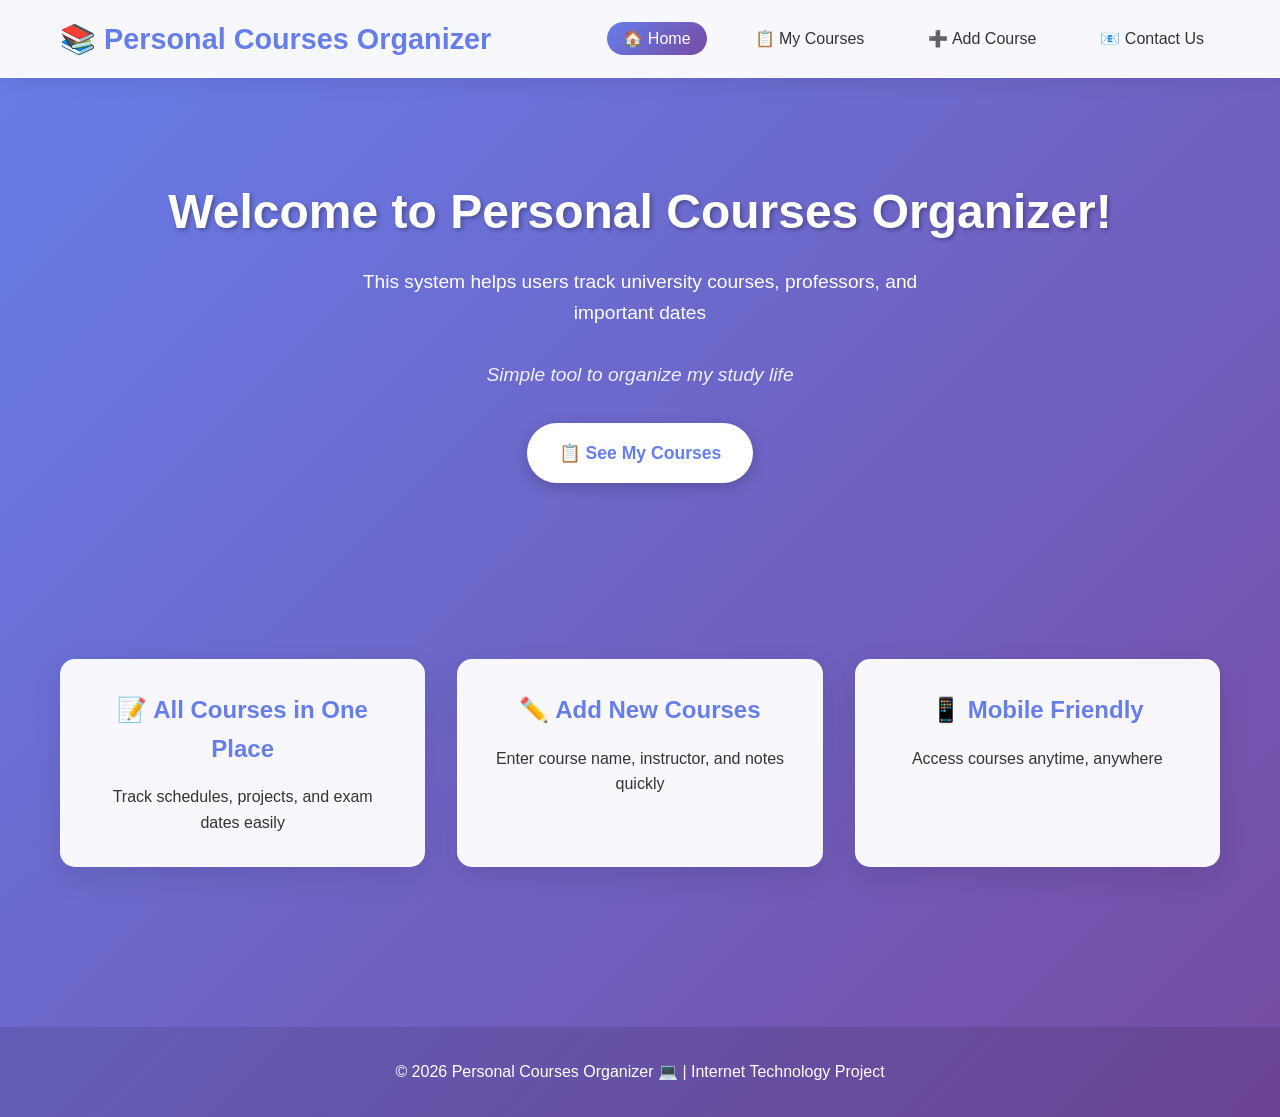
<file: index.html>
<!DOCTYPE html>
<html lang="en">
<head>
    <!-- 
        Personal Courses Organizer
        Internet Technology Assignment
        Hand-coded by Veronia - April 2026 😊
    -->
    <meta charset="UTF-8">
    <meta name="viewport" content="width=device-width, initial-scale=1.0">
    <meta name="author" content="Veronia">
    <meta name="description" content="University courses organizer system">
    <title>🏠 Personal Courses Organizer</title>
    <link rel="stylesheet" href="css/style.css">
</head>
<body>
    <header>
        <div class="container">
            <h1 class="logo">📚 Personal Courses Organizer</h1>
            <nav aria-label="Main Navigation">
                <ul>
                    <li><a href="index.html" class="active">🏠 Home</a></li>
                    <li><a href="courses.html">📋 My Courses</a></li>
                    <li><a href="add-course.html">➕ Add Course</a></li>
                    <li><a href="contact.html">📧 Contact Us</a></li>
                </ul>
            </nav>
        </div>
    </header>

    <main>
        <section class="hero">
            <div class="container">
                <h2> Welcome to Personal Courses Organizer! </h2>
                <p>This system helps users track university courses, professors, and important dates </p>
                <p class="personal-note">Simple tool to organize my study life </p>
                <a href="courses.html" class="cta-button">📋 See My Courses</a>
            </div>
        </section>

        <section class="features">
            <div class="container">
                <div class="feature-grid">
                    <div class="feature-card">
                        <h3>📝 All Courses in One Place</h3>
                        <p>Track schedules, projects, and exam dates easily</p>
                    </div>
                    <div class="feature-card">
                        <h3>✏️ Add New Courses</h3>
                        <p>Enter course name, instructor, and notes quickly</p>
                    </div>
                    <div class="feature-card">
                        <h3>📱 Mobile Friendly</h3>
                        <p>Access courses anytime, anywhere</p>
                    </div>
                </div>
            </div>
        </section>
    </main>

    <footer>
        <div class="container">
            <p>&copy; 2026 Personal Courses Organizer 💻 | Internet Technology Project</p>
        </div>
    </footer>
</body>
</html>
</file>
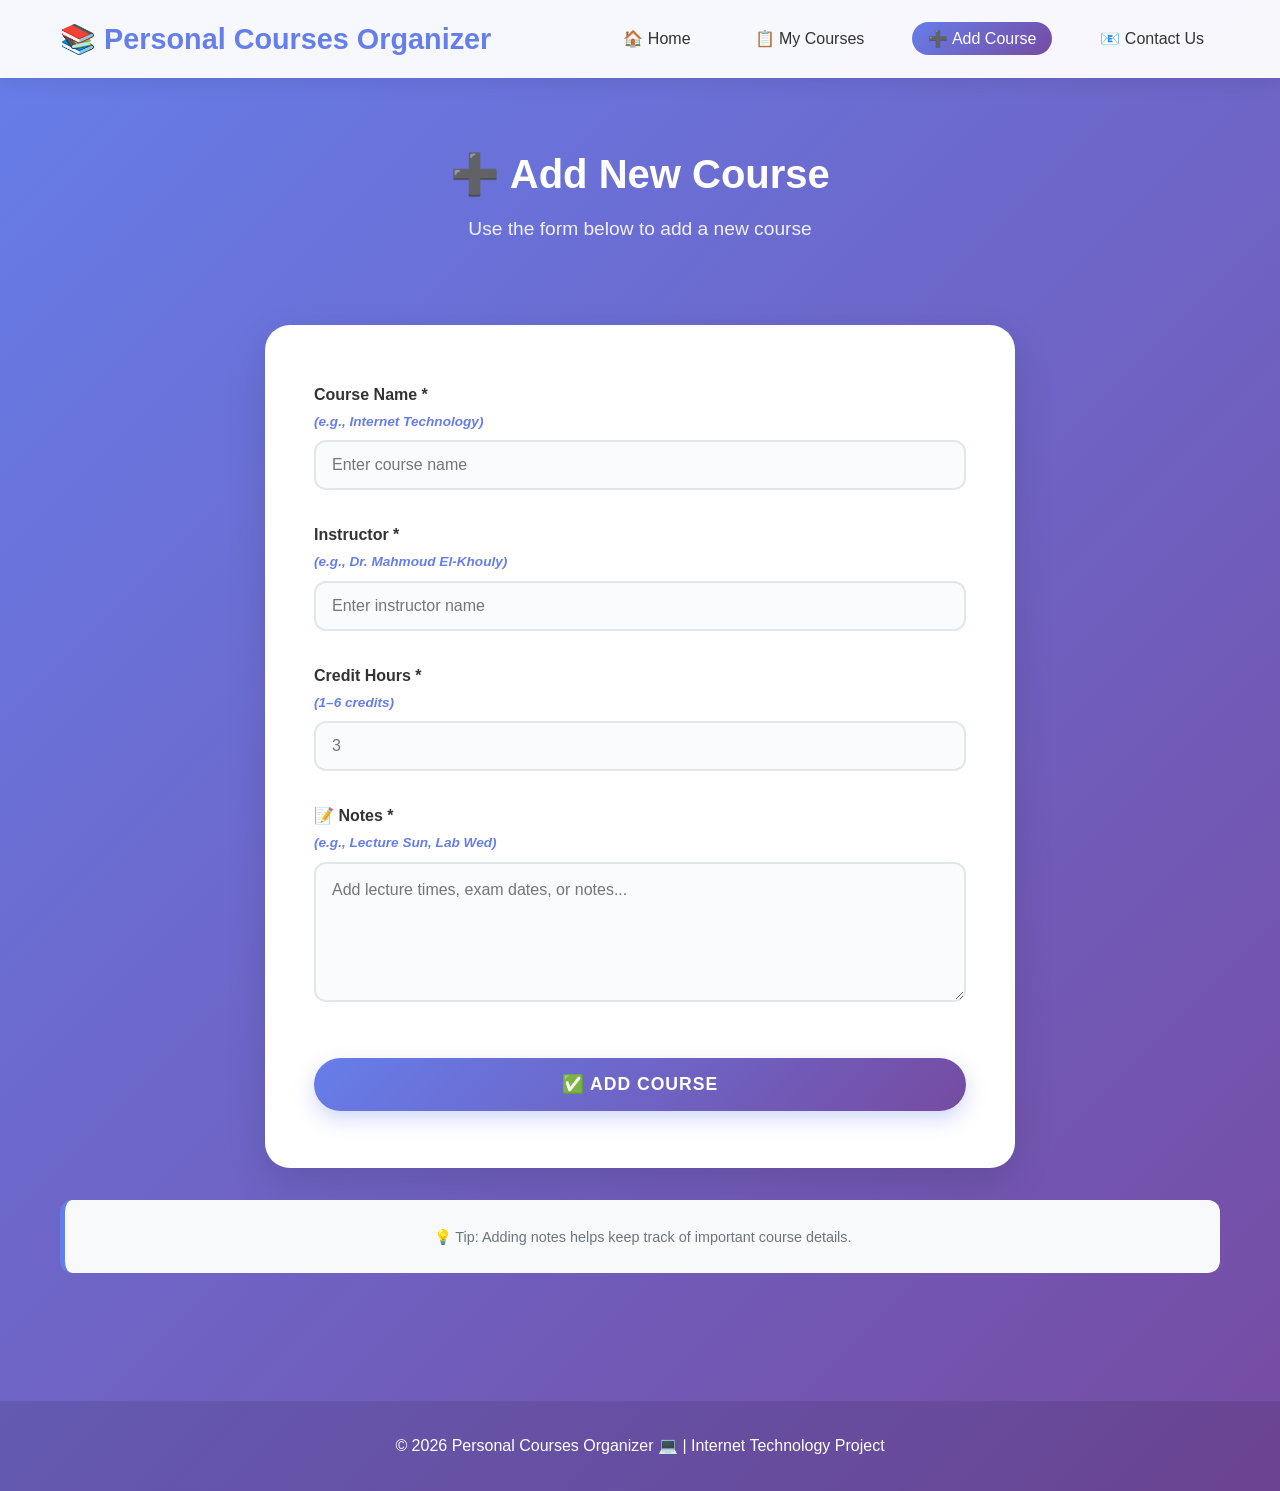
<file: add-course.html>
<!DOCTYPE html>
<html lang="en">
<head>
    <!-- 
        Add Course Page - Personal Courses Organizer
        Super simple form for my course tracker 😊
        Internet Technology Assignment - April 2026
    -->
    <meta charset="UTF-8">
    <meta name="viewport" content="width=device-width, initial-scale=1.0">
    <meta name="author" content="Veronia">
    <meta name="description" content="Add new course to the organizer">
    <title>Add New Course - Personal Organizer</title>
    <link rel="stylesheet" href="css/style.css">
</head>
<body>
    <header>
        <div class="container">
            <h1 class="logo">📚 Personal Courses Organizer</h1>
            <nav aria-label="Main Navigation">
                <ul>
                    <li><a href="index.html">🏠 Home</a></li>
                    <li><a href="courses.html">📋 My Courses</a></li>
                    <li><a href="add-course.html" class="active">➕ Add Course</a></li>
                    <li><a href="contact.html">📧 Contact Us</a></li>
                </ul>
            </nav>
        </div>
    </header>

    <main>
        <section class="page-header">
            <div class="container">
                <h2>➕ Add New Course</h2>
                <p class="subtitle">Use the form below to add a new course</p>
            </div>
        </section>

        <section class="form-section">
            <div class="container">
                <form class="course-form">
                    
                    <div class="form-group">
                        <label for="courseName">
                            Course Name * 
                            <span class="example">(e.g., Internet Technology)</span>
                        </label>
                        <input type="text" id="courseName" name="courseName" 
                               placeholder="Enter course name" required>
                    </div>
                    
                    <div class="form-group">
                        <label for="instructor">
                            Instructor * 
                            <span class="example">(e.g., Dr. Mahmoud El-Khouly)</span>
                        </label>
                        <input type="text" id="instructor" name="instructor" 
                               placeholder="Enter instructor name" required>
                    </div>
                    
                    <div class="form-group">
                        <label for="credits">
                            Credit Hours * 
                            <span class="example">(1–6 credits)</span>
                        </label>
                        <input type="number" id="credits" name="credits" 
                               min="1" max="6" placeholder="3" required>
                    </div>
                    
                    <div class="form-group">
                        <label for="notes">
                            📝 Notes * 
                            <span class="example">(e.g., Lecture Sun, Lab Wed)</span>
                        </label>
                        <textarea id="notes" name="notes" rows="4" 
                            placeholder="Add lecture times, exam dates, or notes..."></textarea>
                    </div>
                    
                    <button type="submit" class="submit-btn">
                        ✅ Add Course
                    </button>
                </form>
                
                <div class="form-help">
                    <p><small>💡 Tip: Adding notes helps keep track of important course details.</small></p>
                </div>
            </div>
        </section>
    </main>

    <footer>
        <div class="container">
            <p>&copy; 2026 Personal Courses Organizer 💻 | Internet Technology Project</p>
        </div>
    </footer>
</body>
</html>
</file>
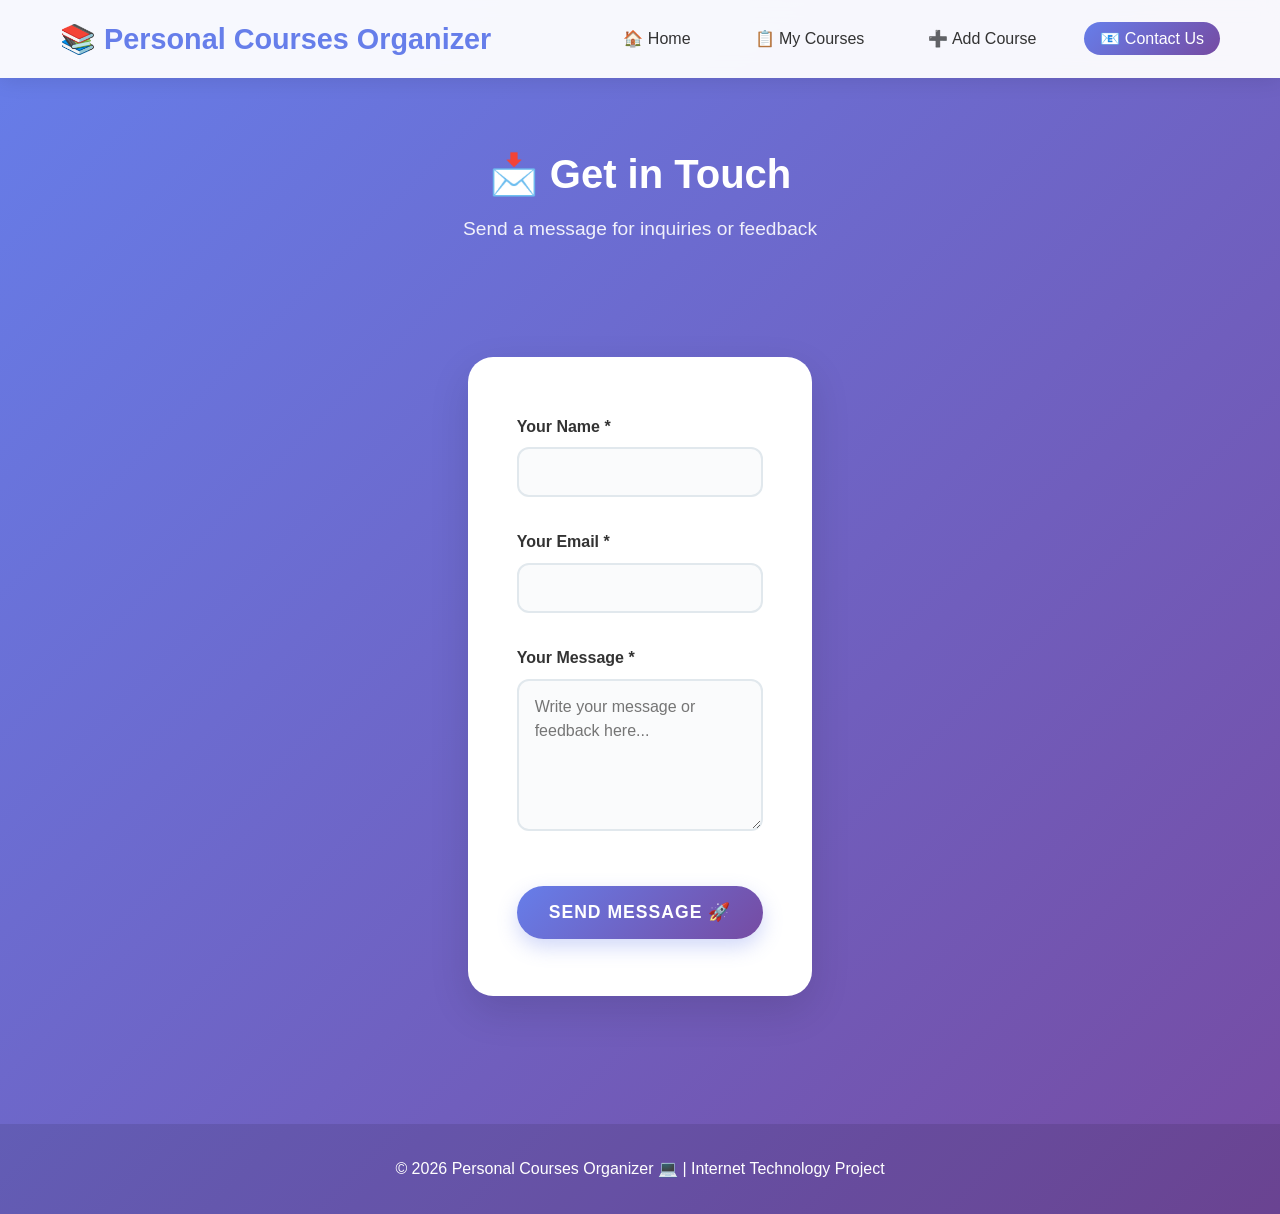
<file: contact.html>
<!DOCTYPE html>
<html lang="en">
<head>
    <!--
      Contact Page - Personal Courses Organizer
      Internet Technology Assignment
      Hand-coded by Veronia - April 2026
       -->
    <meta charset="UTF-8">
    <meta name="viewport" content="width=device-width, initial-scale=1.0">
    <meta name="author" content="Veronia">
    <meta name="description" content="Contact page for course organizer">
    <title>Contact - Personal Course Organizer</title>
    <link rel="stylesheet" href="css/style.css">
</head>
<body>
    <header>
        <div class="container">
            <h1 class="logo">📚 Personal Courses Organizer</h1>
            <nav aria-label="Main Navigation">
                <ul>
                    <li><a href="index.html">🏠 Home</a></li>
                    <li><a href="courses.html">📋 My Courses</a></li>
                    <li><a href="add-course.html">➕ Add Course</a></li>
                    <li><a href="contact.html" class="active">📧 Contact Us</a></li>
                </ul>
            </nav>
        </div>
    </header>

    <main>
        <section class="page-header">
            <div class="container">
                <h2>📩 Get in Touch</h2>
                <p class="subtitle">Send a message for inquiries or feedback</p>
            </div>
        </section>

        <section class="contact-content">
            <div class="container">
                <div class="contact-grid">

                    <div class="contact-form">
                        <form>
                            <div class="form-group">
                                <label for="name">Your Name *</label>
                                <input type="text" id="name" name="name" required>
                            </div>

                            <div class="form-group">
                                <label for="email">Your Email *</label>
                                <input type="email" id="email" name="email" required>
                            </div>

                            <div class="form-group">
                                <label for="message">Your Message *</label>
                                <textarea id="message" name="message" rows="5"
                                    placeholder="Write your message or feedback here..."></textarea>
                            </div>

                            <button type="submit" class="submit-btn">Send Message 🚀</button>
                        </form>
                    </div>
                </div>
            </div>
        </section>
    </main>

    <footer>
        <div class="container">
            <p>&copy; 2026 Personal Courses Organizer 💻 | Internet Technology Project</p>
        </div>
    </footer>
</body>
</html>
</file>
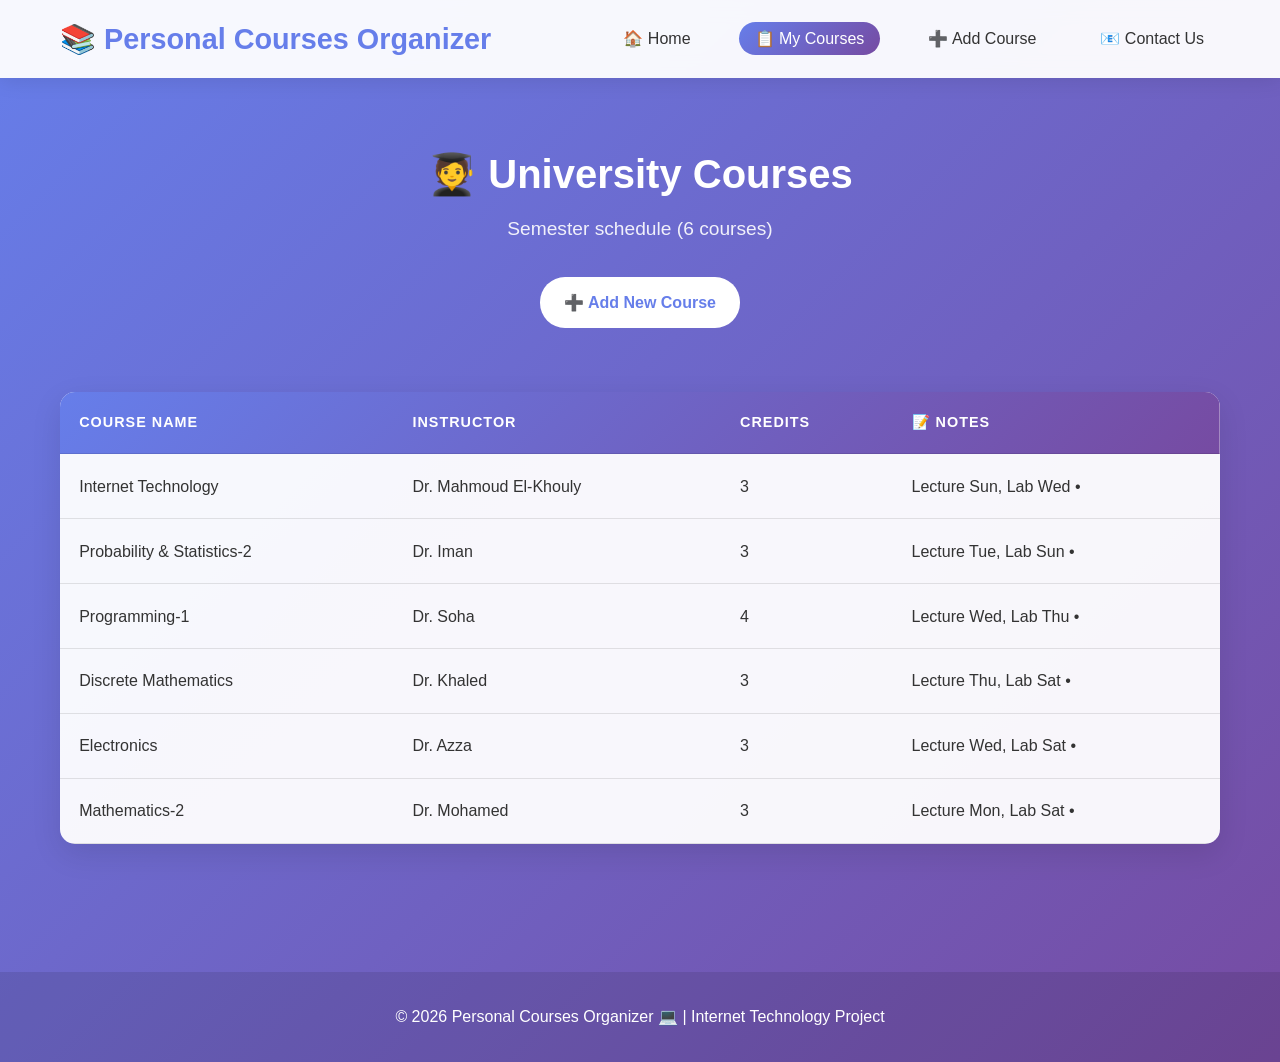
<file: courses.html>
<!DOCTYPE html>
<html lang="en">
<head>
    <!-- 
        Courses Page - Personal Courses Organizer
        My REAL university courses 😅 
        Internet Technology Assignment - April 2026
    -->
    <meta charset="UTF-8">
    <meta name="viewport" content="width=device-width, initial-scale=1.0">
    <meta name="author" content="Veronia">
    <meta name="description" content="University courses tracker">
    <title>My Courses - Personal Organizer</title>
    <link rel="stylesheet" href="css/style.css">
</head>
<body>
    <header>
        <div class="container">
            <h1 class="logo">📚 Personal Courses Organizer</h1>
            <nav aria-label="Main Navigation">
                <ul>
                    <li><a href="index.html">🏠 Home</a></li>
                    <li><a href="courses.html" class="active">📋 My Courses</a></li>
                    <li><a href="add-course.html">➕ Add Course</a></li>
                    <li><a href="contact.html">📧 Contact Us</a></li>
                </ul>
            </nav>
        </div>
    </header>

    <main>
        <section class="page-header">
            <div class="container">
                <h2>🧑‍🎓 University Courses</h2>
                <p class="subtitle">Semester schedule (6 courses)</p>
                <a href="add-course.html" class="add-btn">➕ Add New Course</a>
            </div>
        </section>

        <section class="courses-table">
            <div class="container">
                <table>
                    <thead>
                        <tr>
                            <th>Course Name</th>
                            <th>Instructor</th>
                            <th>Credits</th>
                            <th>📝 Notes</th>
                        </tr>
                    </thead>
                    <tbody> 
                        <tr>
                             <td data-label="Course Name">Internet Technology</td>
                             <td data-label="Instructor">Dr. Mahmoud El-Khouly</td> 
                             <td data-label="Credits">3</td>
                             <td data-label="Notes">Lecture Sun, Lab Wed •</td>
                        </tr>
                         <tr>
                             <td data-label="Course Name">Probability & Statistics-2 </td> 
                             <td data-label="Instructor">Dr. Iman</td> 
                             <td data-label="Credits">3</td>
                             <td data-label="Notes">Lecture Tue, Lab Sun •</td>
                         </tr>
                          <tr> 
                            <td data-label="Course Name">Programming-1 </td>
                            <td data-label="Instructor">Dr. Soha</td>
                            <td data-label="Credits">4</td> 
                            <td data-label="Notes">Lecture Wed, Lab Thu •</td> 
                        </tr> 
                        <tr> 
                            <td data-label="Course Name">Discrete Mathematics</td> 
                            <td data-label="Instructor">Dr. Khaled</td> 
                            <td data-label="Credits">3</td> 
                            <td data-label="Notes">Lecture Thu, Lab Sat • </td> 
                        </tr> 
                        <tr> 
                            <td data-label="Course Name">Electronics </td> 
                            <td data-label="Instructor">Dr. Azza</td> 
                            <td data-label="Credits">3</td> 
                            <td data-label="Notes">Lecture Wed, Lab Sat • </td> 
                        </tr> 
                        <tr> 
                            <td data-label="Course Name">Mathematics-2</td> 
                            <td data-label="Instructor">Dr. Mohamed</td> 
                            <td data-label="Credits">3</td> 
                            <td data-label="Notes">Lecture Mon, Lab Sat • </td> 
                        </tr> 
                    </tbody>
                </table>
            </div>
        </section>
    </main>

    <footer>
        <div class="container">
            <p>&copy; 2026 Personal Courses Organizer 💻 | Internet Technology Project</p>
        </div>
    </footer>
</body>
</html>
</file>
<file: css/style.css>
/* 
   Veronia's Custom Styles 💜 - المُصحح
   Internet Technology Assignment
   Hand-written CSS - April 2026
*/

/* Reset and Base Styles */
* {
    margin: 0;
    padding: 0;
    box-sizing: border-box;
}

body {
    font-family: 'Segoe UI', Tahoma, Geneva, Verdana, sans-serif;
    line-height: 1.6;
    color: #333;
    background: linear-gradient(135deg, #667eea 0%, #764ba2 100%);
    min-height: 100vh;
}

/* Veronia's Custom Colors */
:root {
    --primary: #667eea;
    --secondary: #764ba2;
    --light-bg: rgba(255, 255, 255, 0.95);
}

/* Container */
.container {
    max-width: 1200px;
    margin: 0 auto;
    padding: 0 20px;
}

/* Header - Sticky nav */
header {
    background: var(--light-bg);
    backdrop-filter: blur(10px);
    box-shadow: 0 2px 20px rgba(0,0,0,0.1);
    position: sticky;
    top: 0;
    z-index: 100;
}

header .container {
    display: flex;
    justify-content: space-between;
    align-items: center;
    padding: 1rem 20px;
}

.logo {
    font-size: 1.8rem;
    font-weight: bold;
    color: var(--primary);
}

nav ul {
    display: flex;
    list-style: none;
    gap: 2rem;
}

nav a {
    text-decoration: none;
    color: #333;
    font-weight: 500;
    padding: 0.5rem 1rem;
    border-radius: 25px;
    transition: all 0.3s ease;
}

nav a:hover, nav a.active {
    background: linear-gradient(135deg, var(--primary), var(--secondary));
    color: white;
    transform: translateY(-2px);
}

/* Main Content */
main {
    min-height: calc(100vh - 200px);
    padding: 2rem 0;
}

/* Hero Section */
.hero {
    text-align: center;
    padding: 4rem 0;
    color: white;
}

.hero h2 {
    font-size: 3rem;
    margin-bottom: 1rem;
    text-shadow: 2px 2px 4px rgba(0,0,0,0.3);
}

.hero p {
    font-size: 1.2rem;
    margin-bottom: 2rem;
    max-width: 600px;
    margin-left: auto;
    margin-right: auto;
}

.personal-note {
    font-style: italic;
    color: rgba(255,255,255,0.9);
    font-size: 1.1rem;
    margin: 1rem 0;
}

.cta-button {
    display: inline-block;
    background: white;
    color: var(--primary);
    padding: 1rem 2rem;
    border-radius: 50px;
    text-decoration: none;
    font-weight: bold;
    font-size: 1.1rem;
    transition: all 0.3s ease;
    box-shadow: 0 4px 15px rgba(0,0,0,0.2);
}

.cta-button:hover {
    transform: translateY(-3px);
    box-shadow: 0 8px 25px rgba(0,0,0,0.3);
}

/* Page Headers */
.page-header {
    text-align: center;
    padding: 2rem 0;
    color: white;
}

.page-header h2 {
    font-size: 2.5rem;
    margin-bottom: 0.5rem;
}

.subtitle {
    font-size: 1.2rem;
    opacity: 0.9;
    margin-bottom: 1rem;
}

.add-btn {
    background: white;
    color: var(--primary);
    padding: 0.8rem 1.5rem;
    border-radius: 25px;
    text-decoration: none;
    font-weight: bold;
    margin-top: 1rem;
    display: inline-block;
    transition: all 0.3s ease;
}

.add-btn:hover {
    transform: translateY(-2px);
    box-shadow: 0 5px 15px rgba(0,0,0,0.2);
}

/* Features Grid */
.features {
    padding: 4rem 0;
}

.feature-grid {
    display: grid;
    grid-template-columns: repeat(auto-fit, minmax(300px, 1fr));
    gap: 2rem;
    margin-top: 3rem;
}

.feature-card {
    background: var(--light-bg);
    padding: 2rem;
    border-radius: 15px;
    text-align: center;
    box-shadow: 0 10px 30px rgba(0,0,0,0.1);
    transition: all 0.3s ease;
}

.feature-card:hover {
    transform: translateY(-10px);
    box-shadow: 0 20px 40px rgba(0,0,0,0.2);
}

.feature-card h3 {
    font-size: 1.5rem;
    margin-bottom: 1rem;
    color: var(--primary);
}

/* Courses Table */
.courses-table {
    padding: 2rem 0;
}

table {
    width: 100%;
    background: var(--light-bg);
    border-radius: 15px;
    overflow: hidden;
    box-shadow: 0 10px 30px rgba(0,0,0,0.1);
    border-collapse: collapse;
}

thead {
    background: linear-gradient(135deg, var(--primary), var(--secondary));
    color: white;
}

th, td {
    padding: 1.2rem;
    text-align: left;
    border-bottom: 1px solid rgba(0,0,0,0.1);
}

th {
    font-weight: 600;
    text-transform: uppercase;
    font-size: 0.9rem;
    letter-spacing: 1px;
}

tbody tr {
    transition: all 0.3s ease;
}

tbody tr:hover {
    background: rgba(102, 126, 234, 0.1);
    transform: scale(1.01);
}

/* Forms - مُنظم ومُصحح */
.form-section, .contact-content {
    padding: 2rem 0;
}

.course-form, .contact-form {
    max-width: 750px;
    margin: 0 auto;
    background: #fff;
    padding: 3.5rem 3rem;
    border-radius: 25px;
    box-shadow: 0 15px 40px rgba(0,0,0,0.12);
    transition: all 0.3s ease;
    border: 1px solid rgba(255,255,255,0.8);
}

.course-form:hover, .contact-form:hover {
    transform: translateY(-8px);
    box-shadow: 0 25px 50px rgba(0,0,0,0.2);
}

.form-group {
    margin-bottom: 2rem;
}

label {
    display: block;
    margin-bottom: 0.5rem;
    font-weight: 600;
    color: #333;
}

.example {
    font-size: 0.85rem;
    color: var(--primary);
    font-style: italic;
    display: block;
    margin-top: 0.2rem;
}

input, textarea {
    width: 100%;
    padding: 14px 16px;
    border: 2px solid #e1e8ed;
    border-radius: 12px;
    font-size: 1rem;
    font-family: inherit;
    background: #fafbfc;
    transition: all 0.3s ease;
    box-sizing: border-box;
}

input {
    height: 50px;
}

textarea {
    resize: vertical;
    min-height: 140px;
    line-height: 1.5;
}

input:focus, textarea:focus {
    outline: none;
    border-color: var(--primary);
    background: #fff;
    box-shadow: 0 0 0 4px rgba(102, 126, 234, 0.1);
    transform: translateY(-1px);
}

/* زر Submit الموحد */
.submit-btn {
    background: linear-gradient(135deg, var(--primary), var(--secondary));
    color: white;
    padding: 1rem 2rem;
    border: none;
    border-radius: 50px;
    font-size: 1.1rem;
    font-weight: bold;
    cursor: pointer;
    width: 100%;
    margin-top: 1rem;
    transition: all 0.3s ease;
    text-transform: uppercase;
    letter-spacing: 1px;
    box-shadow: 0 8px 20px rgba(102, 126, 234, 0.3);
}

.submit-btn:hover {
    transform: translateY(-3px);
    box-shadow: 0 12px 30px rgba(102, 126, 234, 0.4);
}

/* Form Help */
.form-help {
    text-align: center;
    margin-top: 2rem;
    padding: 1.5rem;
    background: #f8f9fa;
    border-radius: 12px;
    border-left: 5px solid var(--primary);
}

.form-help small {
    color: #6c757d;
    font-size: 0.9rem;
    line-height: 1.6;
}

/* Contact Grid */
.contact-grid {
    display: grid;
    grid-template-columns: 1fr;
    gap: 2rem;
    margin-top: 2rem;
    max-width: 800px;
    margin-left: auto;
    margin-right: auto;
}

/* Footer */
footer {
    background: rgba(0,0,0,0.1);
    color: white;
    text-align: center;
    padding: 2rem 0;
    margin-top: 4rem;
}

/* RESPONSIVE DESIGN */
@media (max-width: 768px) {
    .hero h2 { font-size: 2rem; }
    
    nav ul { 
        gap: 1rem; 
        flex-wrap: wrap;
    }
    
    header .container {
        flex-direction: column;
        gap: 1rem;
        padding: 1rem;
    }
    
    .contact-grid {
        grid-template-columns: 1fr;
        gap: 2rem;
    }
    
    /* Mobile Table */
    table, thead, tbody, th, td, tr {
        display: block;
    }
    
    thead { display: none; }
    
    tr {
        margin-bottom: 1rem;
        background: white;
        padding: 1rem;
        border-radius: 10px;
        box-shadow: 0 2px 10px rgba(0,0,0,0.1);
    }
    
    td {
        padding: 0.5rem 0;
        text-align: right;
        position: relative;
        border: none;
    }
    
    td::before {
        content: attr(data-label) ": ";
        float: left;
        font-weight: bold;
        color: var(--primary);
        min-width: 120px;
    }
}

@media (max-width: 480px) {
    .container { padding: 0 15px; }
    .feature-grid { grid-template-columns: 1fr; }
    .course-form, .contact-form { padding: 2rem 1.5rem; }
}
</file>
